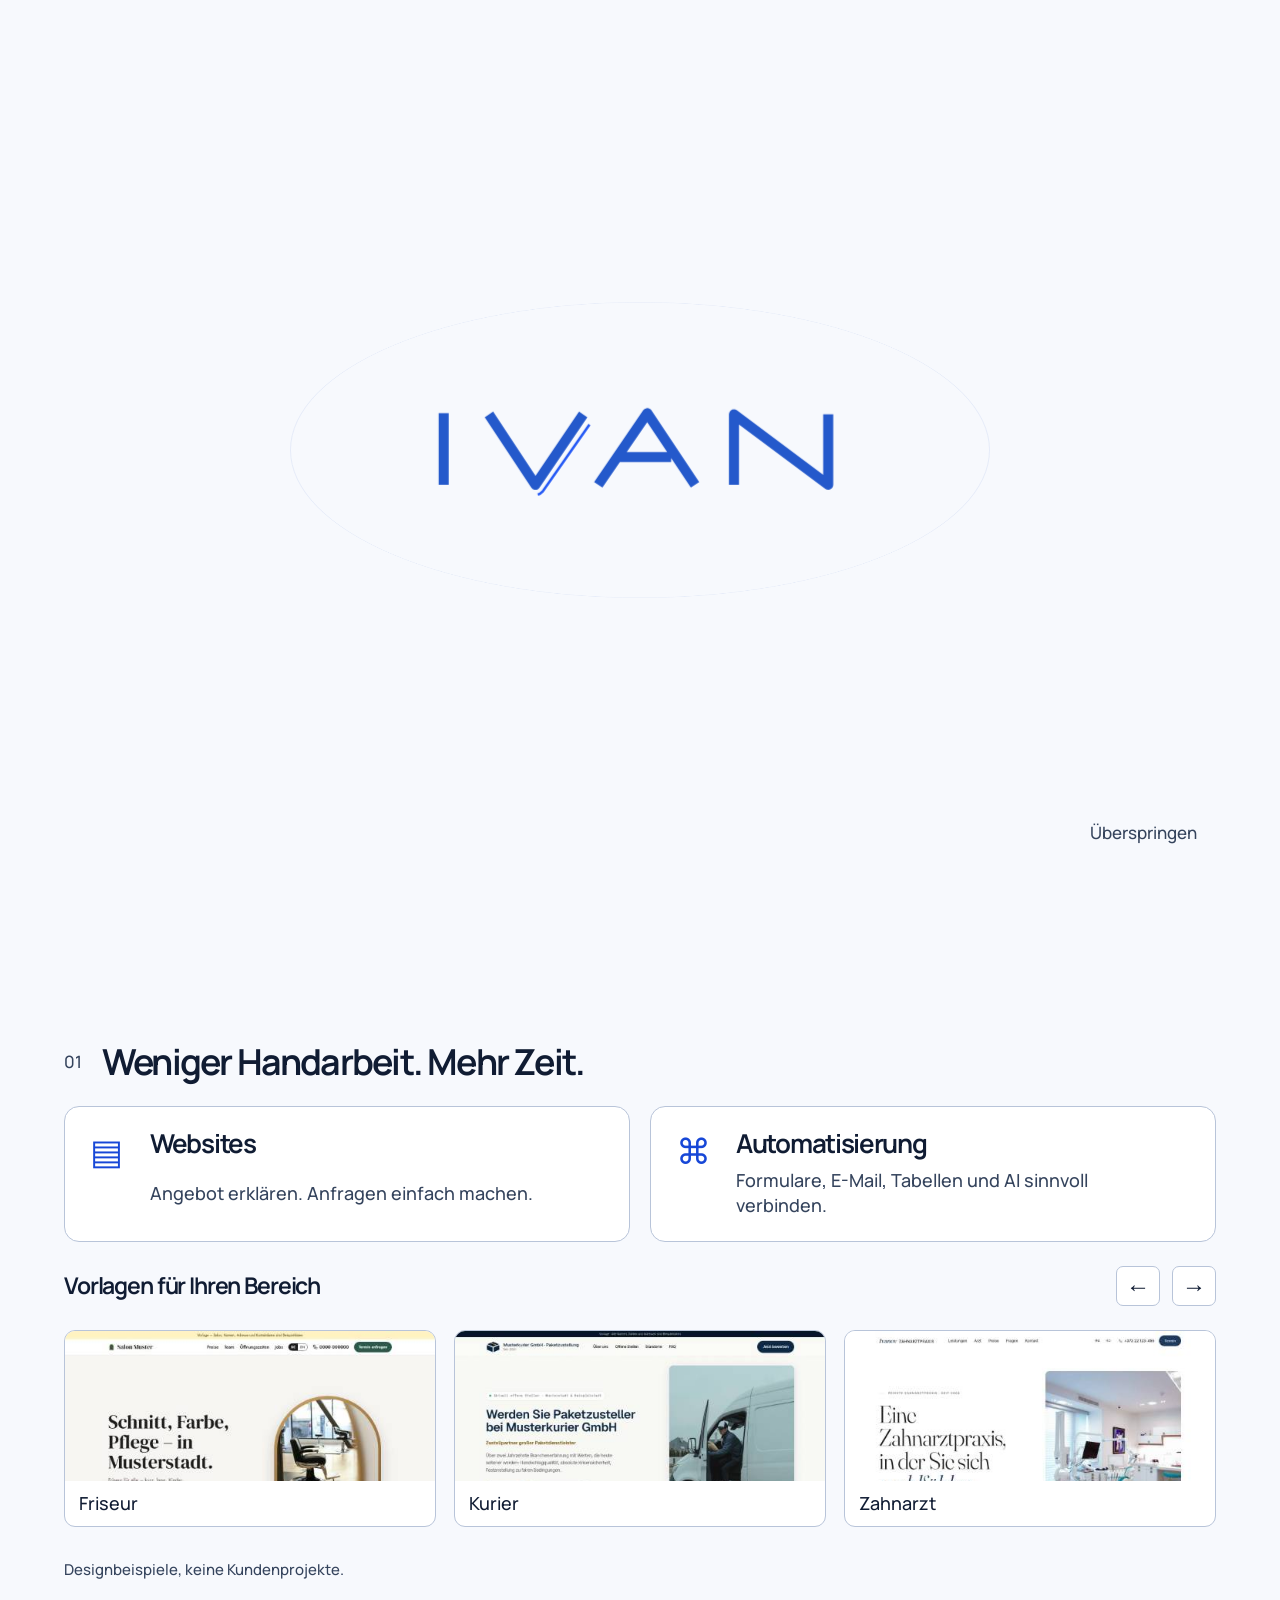
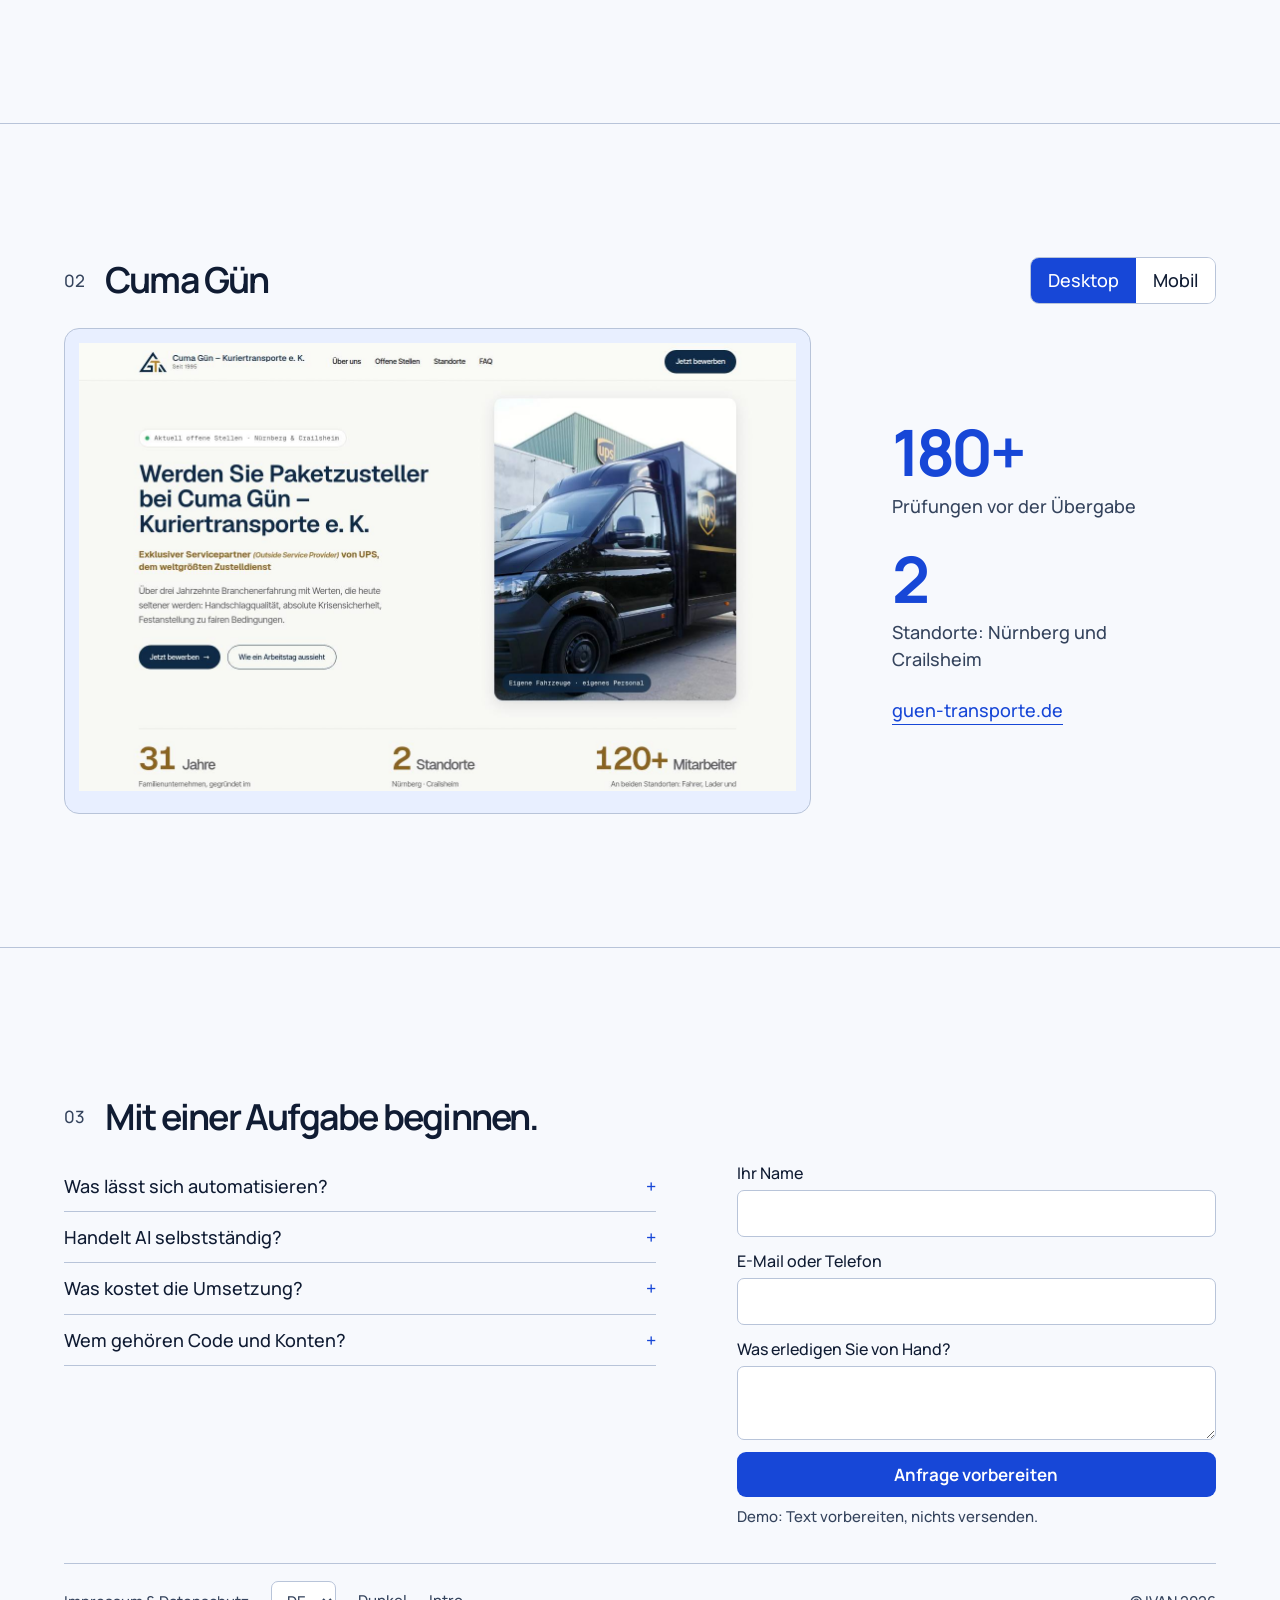
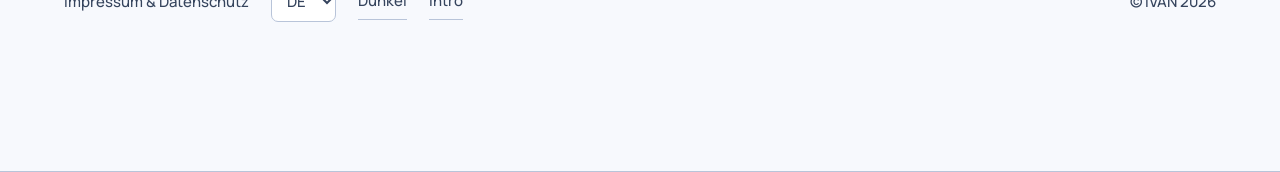
<file: index.html>
<!doctype html><html lang="de"><head><meta charset="utf-8"><meta name="viewport" content="width=device-width,initial-scale=1"><meta name="robots" content="noindex,nofollow"><title>IVAN — AI & Automatisierung</title><link rel="icon" href="mark.svg"><link rel="stylesheet" href="site.css"><script src="site.js" defer></script></head><body><a class="skip" href="#main" data-k="skip">Zum Inhalt</a><header id="header"><a class="brand" href="#top" aria-label="IVAN"><img src="mark.svg" width="128" height="34" alt="IVAN"></a><span class="draft" data-k="draft">Entwurf</span><nav><a href="#services" data-k="nav1">Leistungen</a><a href="#project" data-k="nav2">Projekt</a><a href="#contact" data-k="nav3">Kontakt</a></nav></header><main id="main"><section class="screen hero" id="top"><div class="hero-copy"><h1 data-k="h">AI übernimmt Routine.<br><em>Sie führen Ihr Geschäft.</em></h1><p data-k="sub">Websites und Automatisierung.</p><a class="primary" href="#contact" data-k="cta">Kostenlose Analyse</a></div><div class="booking" id="booking"><div class="booking-heading"><span class="widget-mark" aria-hidden="true"><img src="mark.svg" alt=""></span><h2 data-k="try">Buchungsdemo</h2></div><div class="booking-input"><label><span class="sr-only" data-k="service">Termin</span><select id="service"><option value="0" data-k="review">Analyse</option><option value="1" data-k="ai">AI-Demo</option></select></label><span class="timezone">Berlin</span></div><div class="days" id="days" role="group" aria-label="Tag"></div><div class="times" id="times" role="group" aria-label="Uhrzeit"></div><div class="pipeline" aria-hidden="true"><span><b>I</b><i data-k="step1">Empfangen</i></span><span><b>V</b><i data-k="step2">Prüfen</i></span><span><b>A</b><i data-k="step3">Eintragen</i></span><span><b>N</b><i data-k="step4">Informieren</i></span><div class="travel"></div></div><div class="calendar-result" id="calendar-result"><span class="calendar-icon" aria-hidden="true">▦</span><div><strong id="calendar-title"></strong><p id="calendar-time"></p></div><span class="result-check" aria-hidden="true"></span></div><div class="book-row"><button class="primary" id="book" data-k="book">Buchen</button><button class="plain" id="cancel" hidden data-k="cancel">Stornieren</button><span id="status" role="status"></span></div><p class="demo-note" data-k="demo">Demo. Kein echter Termin.</p></div></section>
<section class="screen services" id="services"><div class="screen-heading"><span>01</span><h2 data-k="what">Weniger Handarbeit. Mehr Zeit.</h2></div><div class="service-grid"><article><span class="service-icon" aria-hidden="true">▤</span><h3 data-k="web">Websites</h3><p data-k="webp">Angebot erklären. Anfragen einfach machen.</p></article><article><span class="service-icon" aria-hidden="true">⌘</span><h3 data-k="auto">Automatisierung</h3><p data-k="autop">Formulare, E-Mail, Tabellen und AI sinnvoll verbinden.</p></article></div><div class="gallery-top"><h3 data-k="templates">Vorlagen für Ihren Bereich</h3><div><button id="prev" aria-label="Vorherige">←</button><button id="next" aria-label="Nächste">→</button></div></div><div class="gallery" id="gallery"></div><p class="gallery-note" data-k="templateNote">Designbeispiele, keine Kundenprojekte.</p></section>
<section class="screen project" id="project"><div class="screen-heading"><span>02</span><h2>Cuma Gün</h2><div class="device-switch" role="group" aria-label="Projektansicht"><button id="pc" aria-pressed="true" data-k="pc">Desktop</button><button id="phone" aria-pressed="false" data-k="phone">Mobil</button></div></div><div class="project-grid"><div class="project-preview" id="project-preview"><img id="project-img" src="raboty/cuma-pk-de.jpg" alt="Cuma Gün Kuriertransporte e. K." width="1440" height="900" loading="lazy"></div><div class="facts"><div><strong>180+</strong><p data-k="checks">Prüfungen vor der Übergabe</p></div><div><strong>2</strong><p data-k="branches">Standorte: Nürnberg und Crailsheim</p></div><a href="https://guen-transporte.de/" target="_blank" rel="noopener">guen-transporte.de</a></div></div></section>
<section class="screen final" id="contact"><div class="screen-heading"><span>03</span><h2 data-k="start">Mit einer Aufgabe beginnen.</h2></div><div class="final-grid"><div class="faq" id="faq"></div><form id="brief"><label><span data-k="name">Ihr Name</span><input name="name" autocomplete="name" required maxlength="100"></label><label><span data-k="reach">E-Mail oder Telefon</span><input name="reach" required maxlength="200"></label><label><span data-k="task">Was erledigen Sie von Hand?</span><textarea name="task" rows="2" required maxlength="2000"></textarea></label><button class="primary" type="submit" data-k="send">Anfrage vorbereiten</button><p class="form-note" data-k="formnote">Demo: Text vorbereiten, nichts versenden.</p><div id="form-result" hidden><pre id="form-text"></pre><button id="copy" class="plain" type="button" data-k="copy">Text kopieren</button></div></form></div><footer><a href="legal/de.html" id="legal">Impressum & Datenschutz</a><label><span class="sr-only">Sprache / Language</span><select id="language"><option value="de">DE</option><option value="ru">RU</option><option value="en">EN</option><option value="ro">RO</option></select></label><button id="theme" class="plain" aria-pressed="false" data-k="dark">Dunkel</button><button id="replay" class="plain" data-k="intro">Intro</button><span>© IVAN 2026</span></footer></section></main><dialog id="template-dialog"><button class="dialog-close" id="close-template" aria-label="Schließen">×</button><p id="template-caption"></p><img id="template-image" alt=""></dialog></body></html>
</file>
<file: site.css>
@font-face{font-family:Manrope;src:url(shrifty/manrope-latin-wght-normal.woff2);font-weight:200 800;font-display:swap}@font-face{font-family:Manrope;src:url(shrifty/manrope-cyrillic-wght-normal.woff2);font-weight:200 800;font-display:swap;unicode-range:U+0400-052F}@font-face{font-family:Manrope;src:url(shrifty/manrope-latin-ext-wght-normal.woff2);font-weight:200 800;font-display:swap;unicode-range:U+0100-024F}
:root{--bg:#f7f9fd;--card:#fff;--ink:#101c33;--muted:#35445d;--blue:#1747d7;--line:#b8c4d9;--header:76px;--soft:#e8efff;--focus:#0b2f9b}*{box-sizing:border-box}html{scroll-behavior:smooth;scroll-padding-top:var(--header)}body{margin:0;font:500 18px/1.5 Manrope,Arial,sans-serif;color:var(--ink);background:var(--bg)}body.dark{--bg:#0d1729;--card:#15223a;--ink:#f4f7ff;--muted:#d4dff3;--line:#687b9b;--blue:#b5cbff;--soft:#263d65;--focus:#b5cbff}body.dark .primary{color:#10234b}body.dark .brand img,body.dark .widget-mark img{filter:brightness(0) invert(1)}a{color:inherit;text-decoration:none}button,input,textarea,select{font:inherit;color:inherit}button,a{touch-action:manipulation}button{cursor:pointer}button:disabled{cursor:wait}h1,h2,h3,p{margin:0}h1,h2,h3{letter-spacing:-.05em;line-height:1.12;font-weight:650}em{font-style:normal;color:var(--blue)}button:focus-visible,a:focus-visible,input:focus-visible,textarea:focus-visible,select:focus-visible,summary:focus-visible{outline:3px solid var(--focus);outline-offset:4px}.sr-only{position:absolute;width:1px;height:1px;padding:0;overflow:hidden;clip-path:inset(50%);white-space:nowrap}.skip{position:fixed;left:15px;top:-100px;z-index:1000;background:var(--card);border:2px solid var(--blue);padding:12px}.skip:focus{top:10px}header{height:var(--header);position:sticky;top:0;z-index:40;display:flex;align-items:center;gap:25px;padding:0 5%;background:var(--bg);border-bottom:1px solid var(--line)}.brand{display:block;line-height:0;flex:none}.brand img{width:128px;height:34px}.draft{font-size:15px;color:var(--muted);border:1px solid var(--line);padding:3px 10px;border-radius:5px}nav{display:flex;gap:30px;margin-left:auto}nav a{font-size:17px}nav a:hover{color:var(--blue)}.screen{min-height:calc(100svh - var(--header));padding:36px 5%;scroll-margin-top:0;display:flex;flex-direction:column;justify-content:center;border-bottom:1px solid var(--line);gap:24px}.hero{display:grid;grid-template-columns:1.02fr 1fr;gap:5%;align-items:center}.hero-copy h1{font-size:clamp(36px,3.8vw,60px);line-height:1.09;max-width:13ch}.hero-copy p{font-size:20px;color:var(--muted);margin:25px 0 30px;max-width:30ch}.primary{display:inline-flex;align-items:center;justify-content:center;background:var(--blue);color:white;border:0;padding:13px 23px;border-radius:9px;font-size:18px;font-weight:650;min-height:50px;transition:transform .18s}.primary:hover{transform:translateY(-2px)}.booking{border:1px solid var(--line);border-radius:22px;padding:24px;background:var(--card);position:relative;box-shadow:0 14px 35px -28px #14357870;isolation:isolate}.booking-heading{display:flex;align-items:center;gap:16px;margin-bottom:18px}.booking-heading h2{font-size:23px;letter-spacing:-.035em}.widget-mark{display:grid;place-items:center;border:1px solid var(--line);border-radius:10px;width:65px;height:45px;background:var(--bg);flex:none}.widget-mark img{width:49px;height:auto}.booking-input{display:flex;gap:10px;align-items:center;justify-content:space-between}select{border:1px solid var(--line);border-radius:7px;background:var(--card);padding:8px 11px;font-size:16px}.timezone{font-size:15px;color:var(--muted)}.days,.times{display:flex;gap:10px;margin-top:12px}.days button,.times button{background:var(--bg);border:1px solid var(--line);border-radius:8px;flex:1;padding:8px;font-size:16px;min-height:44px}.days strong{display:inline-block;margin-left:8px;font-size:22px;font-weight:600}.days button[aria-pressed=true],.times button[aria-pressed=true]{background:var(--blue);color:white;border-color:var(--blue)}body.dark .days button[aria-pressed=true],body.dark .times button[aria-pressed=true]{color:#10234b}.pipeline{position:relative;display:grid;grid-template-columns:repeat(4,1fr);margin:20px 0 16px;border-bottom:1px solid var(--line);padding-bottom:12px;gap:5px}.pipeline span{text-align:center;color:var(--muted)}.pipeline b{font-size:16px;display:none}.pipeline i{font-size:15px;font-style:normal}.pipeline span.active{color:var(--blue);font-weight:750}.travel{position:absolute;height:3px;background:var(--blue);bottom:-2px;left:0;width:0;transition:width .5s ease}.calendar-result{display:flex;gap:15px;align-items:center;padding:13px 15px;min-height:76px;background:var(--soft);border-radius:10px}.calendar-icon{font-size:31px;color:var(--blue)}.calendar-result strong{font-size:17px}.calendar-result p{font-size:15px;color:var(--muted)}.result-check{margin-left:auto;color:var(--blue);font-size:25px}.book-row{display:flex;align-items:center;gap:14px;margin-top:16px}.book-row #status{font-size:15px;color:var(--muted);line-height:1.3}.book-row .primary{padding:11px 21px;min-height:45px;font-size:17px}.plain{border:0;background:none;padding:6px 0;border-bottom:1px solid var(--line);font-size:16px;min-height:36px}.demo-note{font-size:15px;color:var(--muted);margin-top:13px;line-height:1.4}.screen-heading{display:flex;align-items:center;gap:20px}.screen-heading>span{font-size:17px;color:var(--muted)}.screen-heading h2{font-size:clamp(28px,2.8vw,43px)}.service-grid{display:grid;grid-template-columns:1fr 1fr;gap:20px}.service-grid article{border:1px solid var(--line);border-radius:15px;padding:22px 25px;display:grid;grid-template-columns:45px 1fr;gap:10px 15px;background:var(--card)}.service-icon{grid-row:1/3;font-size:35px;line-height:1.3;color:var(--blue)}.service-grid h3{font-size:26px}.service-grid p{font-size:18px;color:var(--muted);max-width:36ch;line-height:1.4}.gallery-top{display:flex;justify-content:space-between;align-items:center}.gallery-top h3{font-size:23px}.gallery-top div{display:flex;gap:12px}.gallery-top button{width:44px;height:40px;background:var(--card);border:1px solid var(--line);border-radius:7px;font-size:24px}.gallery{display:flex;gap:18px;overflow:auto;scrollbar-width:thin;scroll-snap-type:x mandatory;padding-bottom:8px}.template{flex:0 0 calc((100% - 36px)/3);background:var(--card);border:1px solid var(--line);border-radius:11px;padding:0;overflow:hidden;scroll-snap-align:start;text-align:left}.template img{width:100%;height:150px;object-fit:cover;object-position:top;display:block}.template span{display:block;padding:9px 14px;font-size:17px}.gallery-note{font-size:15px;color:var(--muted)}.project-grid{display:grid;grid-template-columns:1.5fr .65fr;gap:7%;align-items:center;min-height:0}.device-switch{margin-left:auto;display:flex;border:1px solid var(--line);border-radius:9px;overflow:hidden}.device-switch button{border:0;background:var(--card);padding:9px 17px;font-size:17px}.device-switch button[aria-pressed=true]{background:var(--blue);color:white}body.dark .device-switch button[aria-pressed=true]{color:#10234b}.project-preview{display:flex;align-items:center;justify-content:center;background:var(--soft);border:1px solid var(--line);padding:14px;border-radius:15px;height:clamp(290px,54vh,490px)}.project-preview img{height:100%;width:100%;object-fit:contain;object-position:top}.project-preview.phone img{max-width:230px}.facts{display:flex;flex-direction:column;gap:24px}.facts strong{font-size:64px;letter-spacing:-.06em;line-height:1.1;color:var(--blue)}.facts p{font-size:18px;color:var(--muted);margin-top:5px;max-width:23ch}.facts a{font-size:18px;border-bottom:1px solid var(--blue);width:fit-content;color:var(--blue)}.final-grid{display:grid;grid-template-columns:1.05fr .85fr;gap:7%;align-items:start}.faq details{border-bottom:1px solid var(--line)}summary{list-style:none;cursor:pointer;display:flex;gap:15px;justify-content:space-between;padding:13px 0;font-size:18px;line-height:1.35}summary::-webkit-details-marker{display:none}summary:after{content:'+';color:var(--blue)}details[open] summary:after{content:'−'}details p{font-size:18px;line-height:1.5;color:var(--muted);padding:0 25px 15px 0}form label{display:block;margin-bottom:12px}form label span{display:block;font-size:16px;margin-bottom:5px}input,textarea{display:block;width:100%;border:1px solid var(--line);border-radius:7px;background:var(--card);padding:9px 12px;font-size:18px;resize:vertical}form .primary{font-size:17px;width:100%;min-height:45px;padding:10px 16px}.form-note{font-size:15px;color:var(--muted);margin-top:9px;line-height:1.4}#form-result{margin-top:15px}pre{font:16px/1.5 Manrope,sans-serif;white-space:pre-wrap;overflow-wrap:anywhere}footer{display:flex;gap:22px;align-items:center;margin-top:12px;border-top:1px solid var(--line);padding-top:17px;font-size:15px;color:var(--muted)}footer span{margin-left:auto}footer select{font-size:15px}footer .plain{font-size:15px}.intro{position:fixed;inset:0;z-index:100;background:#f7f9fd;display:grid;place-items:center;overflow:hidden}.intro-bg{position:absolute;width:min(65vw,700px);aspect-ratio:1;border:1px solid #d4def4;border-radius:50%;transform:rotateX(65deg);opacity:.5}.intro-sign{position:fixed;width:min(440px,65vw);aspect-ratio:350/92;z-index:2;color:#1b45b4}.intro-sign svg{display:block;width:100%;height:100%;overflow:visible}.intro-sign .letter{stroke-dasharray:500;stroke-dashoffset:500;animation:trace 1.15s var(--ease,cubic-bezier(.16,1,.3,1)) forwards}.intro-sign .letter:nth-child(2){animation-delay:.13s}.intro-sign .letter:nth-child(3){animation-delay:.26s}.intro-sign .letter:nth-child(4){animation-delay:.39s}.intro-sign .signal{stroke-dasharray:80 300;stroke-dashoffset:300;animation:signal 1.2s .5s ease forwards}.intro-skip{position:absolute;bottom:6%;right:6%;background:none;border:0;color:#35445d;font-size:17px}.intro.fading{opacity:0;transition:opacity .3s}.booking.completed .widget-mark{animation:mark-answer .6s ease}.booking.completed .calendar-result{animation:calendar-answer .45s ease}dialog{border:1px solid var(--line);border-radius:12px;background:var(--card);color:var(--ink);padding:45px 20px 20px;width:min(1100px,94vw);max-height:92svh}dialog::backdrop{background:#142444b8}dialog img{display:block;width:100%}.dialog-close{position:absolute;right:14px;top:4px;font-size:30px;border:0;background:none}dialog p{font-size:18px;margin-bottom:15px}@keyframes trace{to{stroke-dashoffset:0}}@keyframes signal{to{stroke-dashoffset:-70}}@keyframes mark-answer{50%{border-color:var(--blue);transform:scale(1.06)}}@keyframes calendar-answer{from{transform:translateY(8px);opacity:.5}to{transform:none;opacity:1}}
@media(min-width:1000px) and (max-height:780px){.screen{padding-top:25px;padding-bottom:25px;gap:20px}.hero-copy h1{font-size:47px}.booking{padding:20px}.booking-heading{margin-bottom:13px}.pipeline{margin-top:15px;margin-bottom:12px}.days,.times{margin-top:10px}.service-grid article{padding:18px 22px}.template img{height:135px}.project-preview{height:clamp(285px,51vh,420px)}.final-grid{gap:6%}summary{padding:12px 0}footer{margin-top:0;padding-top:14px}}
@media(max-width:1000px){header{padding:0 4%;gap:16px}nav{gap:20px}.screen{padding:30px 4%}.hero{gap:4%}.hero-copy h1{font-size:38px}.hero-copy p{font-size:18px}.booking{padding:18px}.booking-heading h2{font-size:21px}.widget-mark{width:55px}.days button{padding:7px 3px;font-size:15px}.days strong{font-size:19px;margin-left:4px}.pipeline i{font-size:15px}.final-grid{gap:5%}.facts strong{font-size:52px}footer{gap:16px}.template img{height:130px}}
@media(max-width:760px){:root{--header:66px}header{padding:0 5%;gap:12px}.brand img{width:100px;height:28px}.draft{font-size:15px;padding:2px 6px}nav{gap:14px}nav a{font-size:15px}nav a:first-child{display:none}.screen{min-height:calc(100svh - var(--header));padding:30px 5%;gap:24px}.hero{display:flex;align-items:stretch;gap:28px}.hero-copy h1{font-size:36px;max-width:18ch}.hero-copy p{font-size:18px;margin:16px 0 21px;max-width:32ch}.primary{font-size:18px;padding:12px 18px;min-height:48px}.booking{padding:18px;border-radius:16px}.booking-heading{gap:12px;margin-bottom:15px}.booking-heading h2{font-size:21px}.booking-input select{font-size:16px}.timezone{font-size:15px}.days button,.times button{font-size:16px}.days strong{font-size:20px}.pipeline{gap:3px}.pipeline i{font-size:15px;letter-spacing:-.045em}.calendar-result strong{font-size:16px}.calendar-result p{font-size:15px}.book-row{flex-wrap:wrap;gap:10px}.book-row .primary{font-size:17px}.demo-note{font-size:15px}.screen-heading{gap:14px;flex-wrap:wrap}.screen-heading h2{font-size:30px}.service-grid{grid-template-columns:1fr;gap:14px}.service-grid article{padding:19px 17px;gap:6px 10px;grid-template-columns:37px 1fr}.service-grid h3{font-size:24px}.service-grid p{font-size:18px}.gallery-top h3{font-size:22px;max-width:19ch}.gallery-top div{gap:8px}.gallery{gap:14px}.template{flex-basis:83%}.template img{height:170px}.template span{font-size:18px}.gallery-note{font-size:15px}.project-grid{grid-template-columns:1fr;gap:24px}.project-preview{height:300px;padding:8px}.project-preview.phone img{max-width:150px}.device-switch{margin-left:auto}.device-switch button{padding:9px 12px;font-size:16px}.facts{display:grid;grid-template-columns:1fr 1fr;gap:15px}.facts strong{font-size:44px}.facts p{font-size:18px;line-height:1.45}.facts a{grid-column:1/-1;font-size:18px}.final-grid{grid-template-columns:1fr;gap:28px}summary{font-size:18px;padding:16px 0}details p{font-size:18px}form label span{font-size:16px}input,textarea{font-size:18px}footer{flex-wrap:wrap;gap:15px;font-size:15px;padding-top:20px}footer span{margin-left:0}.final{justify-content:start}.intro-sign{width:70vw}.intro-skip{font-size:17px}}
@media(prefers-reduced-motion:reduce){html{scroll-behavior:auto}*,*:before,*:after{animation:none!important;transition:none!important}.intro{display:none}}
.hero-copy p{max-width:none}

.template span,.device-switch button{font-size:18px}
</file>
